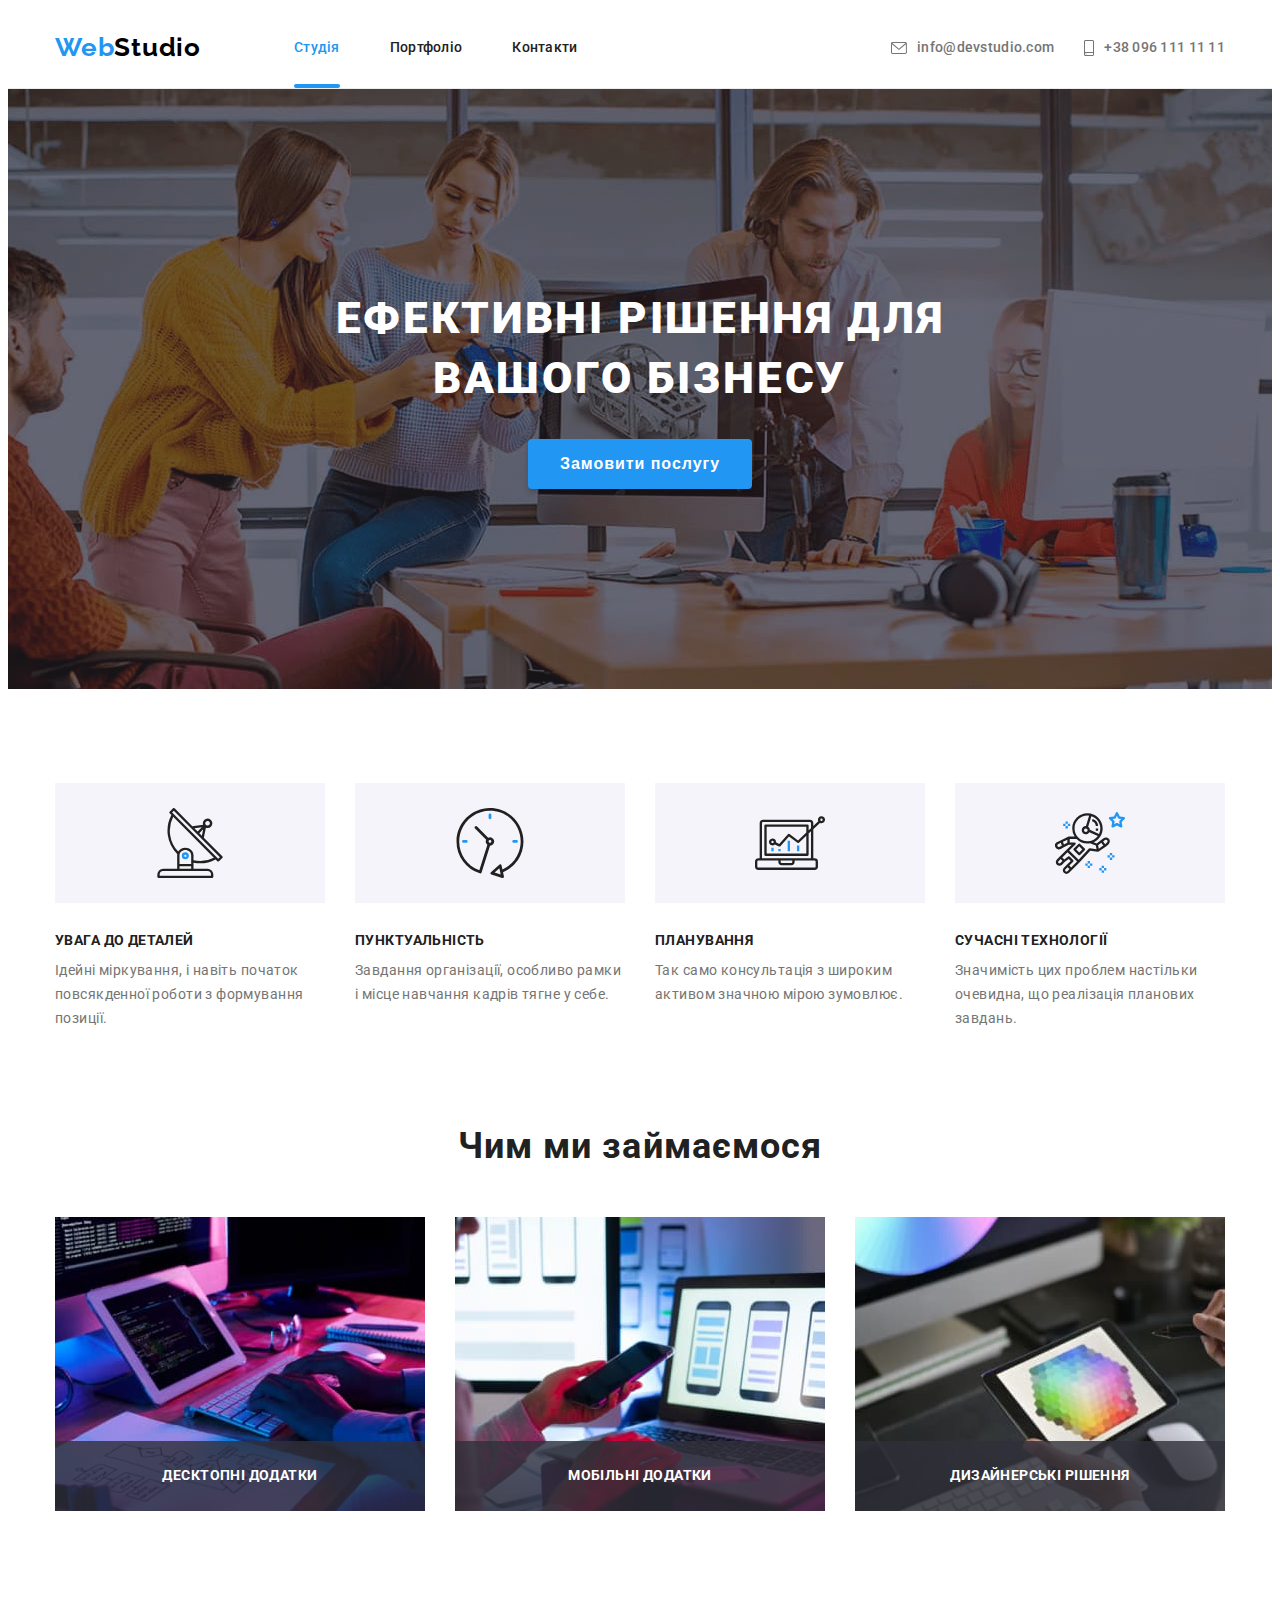
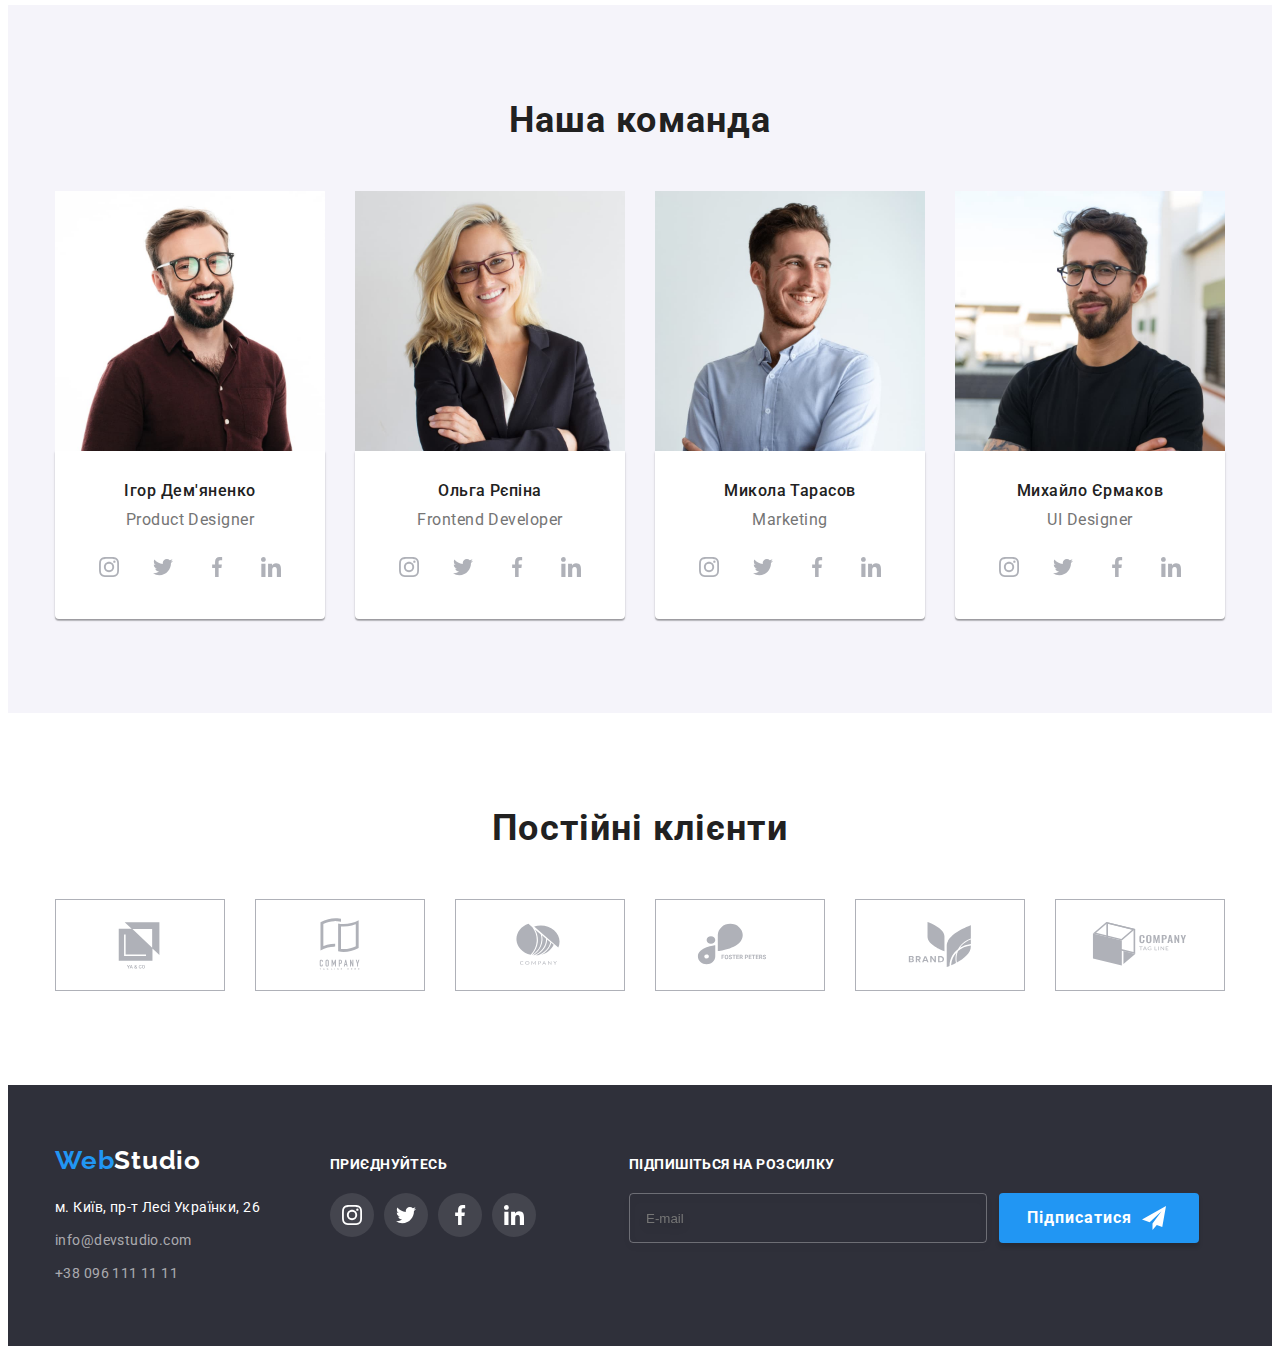
<file: index.html>
<!DOCTYPE html>
<html lang="uk">
	<head>
		<meta charset="UTF-8" />
		<meta http-equiv="X-UA-Compatible" content="IE=edge" />
		<meta name="viewport" content="width=device-width, initial-scale=1.0" />
		<title>Головна</title>

		<!-- normalize -->

		<link rel="preconnect" href="https://fonts.googleapis.com" />
		<link rel="preconnect" href="https://fonts.gstatic.com" crossorigin />
		<link
			href="https://fonts.googleapis.com/css2?family=Raleway:wght@700&family=Roboto:wght@400;500;700&display=swap"
			rel="stylesheet"
		/>

		<!-- fonts -->
		<link
			rel="stylesheet"
			href="https://cdnjs.cloudflare.com/ajax/libs/modern-normalize/1.1.0/modern-normalize.min.css"
			integrity="sha512-wpPYUAdjBVSE4KJnH1VR1HeZfpl1ub8YT/NKx4PuQ5NmX2tKuGu6U/JRp5y+Y8XG2tV+wKQpNHVUX03MfMFn9Q=="
			crossorigin="anonymous"
			referrerpolicy="no-referrer"
		/>

		<!-- stylesheet -->
		<link rel="stylesheet" href="./css/main.min.css" />
		<link rel="stylesheet" href="./css/styles.css" />
	</head>

	<body>

		<!-- Розділ розмітка секції Хедер -->

		<header class="head">
			<div class="container head--container">
				
				<!-- Блок навігації сайтом -->
				<nav class="nav">
					
					<!-- Блок Лого хедера -->
					<a class="logo logo--head" href="./index.html" lang="en">
						<!-- prettier-ignore -->
						<span class="logo__web">Web</span><span class="logo__studio">Studio</span>
					</a>
					<ul class="nav__list">
						<li class=”nav__item”><a class="nav__link nav__link--current" href="./index.html">Студія</a></li>
						<li class=”nav__item”><a class="nav__link" href="./portfolio.html">Портфоліо</a></li>
						<li class=”nav__item”><a class="nav__link" href="">Контакти</a></li>
					</ul>
				</nav>

				<!-- Блок контактів хедера-->
				<ul class="contacts">
					<li class="contacts__item">
						<a class="contacts__link" href="mailto:info@devstudio.com">
							<svg class="contacts__icon" width="16px" height="12px">
								<use href="./images/svg/icons.svg#icon-envelope"></use>
							</svg>
							info@devstudio.com
						</a>
					</li>
					<li class="contacts__item">
						<a class="contacts__link" href="tel:+380961111111">
							<svg class="contacts__icon" width="10px" height="16px">
								<use href="./images/svg/icons.svg#icon-smartphone"></use>
							</svg>
							+38 096 111 11 11
						</a>
					</li>
				</ul>
			</div>
		</header>

		<main>

			<!-- Розділ розмітка секції Герой -->

			<section class="hero hero--overlay">
				<div class="container hero--container">
					<h1 class="hero__title">Ефективні рішення для вашого бізнесу</h1>
					<button data-modal-open class="hero__btn" type="button">Замовити послугу</button>
				</div>
			</section>

			<!-- Розділ розмітка секції Фічі -->

			<section class="features">
				<div class="container features--container">
					<h2 class="features__title">Особливості</h2>
					<!-- h2 службовий заголовок, має бути прихованим -->
					<ul class="features__list">
						<li class="features__item">

							<!-- Розмітка блоку вставлення SVG-зображення -->
							<div class="features__wrapper">
								<svg class="features__icon" width="70px" height="70px">
									<use href="./images/svg/icons.svg#icon-antenna"></use>
								</svg>
							</div>
							<!-- блок SVG -->
							<h3 class="feature__subtitle">Увага до деталей</h3>
							<p class="feature__text">Ідейні міркування, і навіть початок повсякденної роботи з формування позиції.</p>
						</li>
						<li class="feature__item">
							<div class="features__wrapper">
								<svg class="features__icon" width="70px" height="70px">
									<use href="./images/svg/icons.svg#icon-clock"></use>
								</svg>
							</div>
							<h3 class="feature__subtitle">Пунктуальність</h3>
							<p class="feature__text">Завдання організації, особливо рамки і місце навчання кадрів тягне у себе.</p>
						</li>
						<li class="feature__item">
							<div class="features__wrapper">
								<svg class="features__icon" width="70px" height="70px">
									<use href="./images/svg/icons.svg#icon-diagram"></use>
								</svg>
							</div>
							<h3 class="feature__subtitle">Планування</h3>
							<p class="feature__text">Так само консультація з широким активом значною мірою зумовлює.</p>
						</li>
						<li class="feature__item">
							<div class="features__wrapper">
								<svg class="features__icon" width="70px" height="70px">
									<use href="./images/svg/icons.svg#icon-astronaut"></use>
								</svg>
							</div>
							<h3 class="feature__subtitle">Сучасні технології</h3>
							<p class="feature__text">Значимість цих проблем настільки очевидна, що реалізація планових завдань.</p>
						</li>
					</ul>
				</div>
			</section>

			<!-- Розділ розмітка секції Спеціалізація -->

			<section class="cpecializm">
				<div class="container cpecializm--container">
					<h2 class="cpecializm__title">Чим ми займаємося</h2>
					<ul class="cpecializm__list">
						<li class="cpecializm__item">
							<img class=" cpecializm__img" src="./images/box/box-1-img.jpg" alt="розробка desktop" width="370" height="294" />

							<!-- Розмітка блоку оверлей із текстом -->
							<div class="cpecializm__overlay">
								<p class="cpecializm__text">Десктопні додатки</p>
							</div>
						</li>
						<li class="cpecializm__item">
							<img class=" cpecializm__img" src="./images/box/box-2-img.jpg" alt="розробка app" width="370" height="294" />
							
							<!-- Розмітка блоку оверлей із текстом -->
							<div class="cpecializm__overlay">
								<p class="cpecializm__text">Мобільні додатки</p>
							</div>
						</li>
						<li class="cpecializm__item">
							<img class=" cpecializm__img" src="./images/box/box-3-img.jpg" alt="дизайн сайту" width="370" height="294" />
							
							<!-- Розмітка блоку оверлей із текстом -->
							<div class="cpecializm__overlay">
								<p class="cpecializm__text">Дизайнерські рішення</p>
							</div>
						</li>
					</ul>
				</div>
			</section>

			<!-- Розділ розмітка секції Команда -->

			<section class="team">
				<div class="container team--container">
					<h2 class="team__title">Наша команда</h2>
					<ul class="team__list">
						<li class="team__item">
							<img
								src="./images/team/team-card-1-img.jpg"
								alt="хлопець з бородою і в окулярах посміхається"
								width="270"
								height="260"
							/>
							<div class="team__wrapper">
								<h3 class="team__subtitle">Ігор Дем'яненко</h3>
								<p class="team__text">Product Designer</p>
								<ul class="socials-list">
									<li class="socials-list__item">
										<a
											class="socials-list__link"
											href="https://www.instagram.com/"
											target="_blank"
											rel="noopener noreferrer"
											aria-label="instagram icon"
										>
											<svg class="socials-list__icon" width="20px" height="20px">
												<use href="./images/svg/icons.svg#icon-instagram"></use>
											</svg>
										</a>
									</li>
									<li class="socials-list__item">
										<a
											class="socials-list__link"
											href="https://twitter.com/"
											target="_blank"
											rel="noopener noreferrer"
											aria-label="twitter icon"
										>
											<svg class="socials-list__icon" width="20px" height="20px">
												<use href="./images/svg/icons.svg#icon-twitter"></use>
											</svg>
										</a>
									</li>
									<li class="socials-list__item">
										<a
											class="socials-list__link"
											href="https://www.facebook.com/"
											target="_blank"
											rel="noopener noreferrer"
											aria-label="facebook icon"
										>
											<svg class="socials-list__icon" width="20px" height="20px">
												<use href="./images/svg/icons.svg#icon-facebook"></use>
											</svg>
										</a>
									</li>
									<li class="socials-list__item">
										<a
											class="socials-list__link"
											href="https://www.linkedin.com/"
											target="_blank"
											rel="noopener noreferrer"
											aria-label="linkedin icon"
										>
											<svg class="socials-list__icon" width="20px" height="20px">
												<use href="./images/svg/icons.svg#icon-linkedin"></use>
											</svg>
										</a>
									</li>
								</ul>
							</div>
						</li>
						<li class="team__item">
							<img
								src="./images/team/team-card-2-img.jpg"
								alt="дівчина в окулярах посміхається"
								width="270"
								height="260"
							/>
							<div class="team__wrapper">
								<h3 class="team__subtitle">Ольга Рєпіна</h3>
								<p class="team__text">Frontend Developer</p>
								<ul class="socials-list">
									<li class="socials-list__item">
										<a
											class="socials-list__link"
											href="https://www.instagram.com/"
											target="_blank"
											rel="noopener noreferrer"
											aria-label="instagram icon"
										>
											<svg class="socials-list__icon" width="20px" height="20px">
												<use href="./images/svg/icons.svg#icon-instagram"></use>
											</svg>
										</a>
									</li>
									<li class="socials-list__item">
										<a
											class="socials-list__link"
											href="https://twitter.com/"
											target="_blank"
											rel="noopener noreferrer"
											aria-label="twitter icon"
										>
											<svg class="socials-list__icon" width="20px" height="20px">
												<use href="./images/svg/icons.svg#icon-twitter"></use>
											</svg>
										</a>
									</li>
									<li class="socials-list__item">
										<a
											class="socials-list__link"
											href="https://www.facebook.com/"
											target="_blank"
											rel="noopener noreferrer"
											aria-label="facebook icon"
										>
											<svg class="socials-list__icon" width="20px" height="20px">
												<use href="./images/svg/icons.svg#icon-facebook"></use>
											</svg>
										</a>
									</li>
									<li class="socials-list__item">
										<a
											class="socials-list__link"
											href="https://www.linkedin.com/"
											target="_blank"
											rel="noopener noreferrer"
											aria-label="linkedin icon"
										>
											<svg class="socials-list__icon" width="20px" height="20px">
												<use href="./images/svg/icons.svg#icon-linkedin"></use>
											</svg>
										</a>
									</li>
								</ul>
							</div>
						</li>
						<li class="team__item">
							<img
								src="./images/team/team-card-3-img.jpg"
								alt="хлопець без окулярів посміхається"
								width="270"
								height="260"
							/>
							<div class="team__wrapper">
								<h3 class="team__subtitle">Микола Тарасов</h3>
								<p class="team__text">Marketing</p>
								<ul class="socials-list">
									<li class="socials-list__item">
										<a
											class="socials-list__link"
											href="https://www.instagram.com/"
											target="_blank"
											rel="noopener noreferrer"
											aria-label="instagram icon"
										>
											<svg class="socials-list__icon" width="20px" height="20px">
												<use href="./images/svg/icons.svg#icon-instagram"></use>
											</svg>
										</a>
									</li>
									<li class="socials-list__item">
										<a
											class="socials-list__link"
											href="https://twitter.com/"
											target="_blank"
											rel="noopener noreferrer"
											aria-label="twitter icon"
										>
											<svg class="socials-list__icon" width="20px" height="20px">
												<use href="./images/svg/icons.svg#icon-twitter"></use>
											</svg>
										</a>
									</li>
									<li class="socials-list__item">
										<a
											class="socials-list__link"
											href="https://www.facebook.com/"
											target="_blank"
											rel="noopener noreferrer"
											aria-label="facebook icon"
										>
											<svg class="socials-list__icon" width="20px" height="20px">
												<use href="./images/svg/icons.svg#icon-facebook"></use>
											</svg>
										</a>
									</li>
									<li class="socials-list__item">
										<a
											class="socials-list__link"
											href="https://www.linkedin.com/"
											target="_blank"
											rel="noopener noreferrer"
											aria-label="linkedin icon"
										>
											<svg class="socials-list__icon" width="20px" height="20px">
												<use href="./images/svg/icons.svg#icon-linkedin"></use>
											</svg>
										</a>
									</li>
								</ul>
							</div>
						</li>
						<li class="team__item">
							<img
								src="./images/team/team-card-4-img.jpg"
								alt="хлопець в окулярах посміхається"
								width="270"
								height="260"
							/>
							<div class="team__wrapper">
								<h3 class="team__subtitle">Михайло Єрмаков</h3>
								<p class="team__text">UI Designer</p>
								<ul class="socials-list">
									<li class="socials-list__item">
										<a
											class="socials-list__link"
											href="https://www.instagram.com/"
											target="_blank"
											rel="noopener noreferrer"
											aria-label="instagram icon"
										>
											<svg class="socials-list__icon" width="20px" height="20px">
												<use href="./images/svg/icons.svg#icon-instagram"></use>
											</svg>
										</a>
									</li>
									<li class="socials-list__item">
										<a
											class="socials-list__link"
											href="https://twitter.com/"
											target="_blank"
											rel="noopener noreferrer"
											aria-label="twitter icon"
										>
											<svg class="socials-list__icon" width="20px" height="20px">
												<use href="./images/svg/icons.svg#icon-twitter"></use>
											</svg>
										</a>
									</li>
									<li class="socials-list__item">
										<a
											class="socials-list__link"
											href="https://www.facebook.com/"
											target="_blank"
											rel="noopener noreferrer"
											aria-label="facebook icon"
										>
											<svg class="socials-list__icon" width="20px" height="20px">
												<use href="./images/svg/icons.svg#icon-facebook"></use>
											</svg>
										</a>
									</li>
									<li class="socials-list__item">
										<a
											class="socials-list__link"
											href="https://www.linkedin.com/"
											target="_blank"
											rel="noopener noreferrer"
											aria-label="linkedin icon"
										>
											<svg class="socials-list__icon" width="20px" height="20px">
												<use href="./images/svg/icons.svg#icon-linkedin"></use>
											</svg>
										</a>
									</li>
								</ul>
							</div>
						</li>
					</ul>
				</div>
			</section>

			<!-- Розділ розмітка секції Постійні клієнти -->

			<section class="clients">
				<div class="container clients--container">
					<h2 class="clients__title">Постійні клієнти</h2>
					<ul class="clients__list">
						<li class="clients__item">
							<a class="clients__link" href="" target="_blank" rel="noopener noreferrer" aria-label="">
								<svg class="clients__icon" width="106px" height="60px">
									<use href="./images/svg/icons.svg#icon-ya-co"></use>
								</svg>
							</a>
						</li>
						<li class="clients__item">
							<a class="clients__link" href="" target="_blank" rel="noopener noreferrer" aria-label="">
								<svg class="clients__icon" width="106px" height="60px">
									<use href="./images/svg/icons.svg#icon-th-company"></use>
								</svg>
							</a>
						</li>
						<li class="clients__item">
							<a class="clients__link" href="" target="_blank" rel="noopener noreferrer" aria-label="">
								<svg class="clients__icon" width="106px" height="60px">
									<use href="./images/svg/icons.svg#icon-nn-company"></use>
								</svg>
							</a>
						</li>
						<li class="clients__item">
							<a class="clients__link" href="" target="_blank" rel="noopener noreferrer" aria-label="">
								<svg class="clients__icon" width="106px" height="60px">
									<use href="./images/svg/icons.svg#icon-foster-peters"></use>
								</svg>
							</a>
						</li>
						<li class="clients__item">
							<a class="clients__link" href="" target="_blank" rel="noopener noreferrer" aria-label="">
								<svg class="clients__icon" width="106px" height="60px">
									<use href="./images/svg/icons.svg#icon-brand"></use>
								</svg>
							</a>
						</li>
						<li class="clients__item">
							<a class="clients__link" href="" target="_blank" rel="noopener noreferrer" aria-label="">
								<svg class="clients__icon" width="106px" height="60px">
									<use href="./images/svg/icons.svg#icon-tl-company"></use>
								</svg>
							</a>
						</li>
					</ul>
				</div>
			</section>
		</main>

		<!-- Розділ розмітка секції footer -->

		<footer class="base">
			<div class="container base--container">

				<!-- Блок адреси футера -->
				<div class="base__contacts">

					<!-- Блок Лого футера -->
					<a class="logo" href="./index.html" lang="en">
						<!-- prettier-ignore -->
						<span class="logo__web">Web</span><span class="logo__studio logo__studio--base">Studio</span>
					</a>

					<!-- Блок адреси футера -->
					<address class="address">
						<ul class="address__list">
							<li class="address__item">
								<a class="address__link address__link--adress" href="">м. Київ, пр-т Лесі Українки, 26</a></li>
							<li class="address__item">
								<a class="address__link" href="mailto:info@devstudio.com">info@devstudio.com</a></li>
							<li class="address__item">
								<a class="address__link" href="tel:+380961111111">+38 096 111 11 11</a></li>
						</ul>
					</address>
				</div>

				<!-- Блок соц.мереж -->
				<div class="base__socials">
					<p class="base__socials-title">Приєднуйтесь</p>
					<ul class="socials-list socials-list--base">
						<li class="socials-list__item socials-list__item--base">
							<a
								class="socials-list__link"
								href="https://www.instagram.com/"
								target="_blank"
								rel="noopener noreferrer"
								aria-label="instagram icon"
							>
								<svg class="socials-list__icon socials-list__icon--base" width="20px" height="20px">
									<use href="./images/svg/icons.svg#icon-instagram"></use>
								</svg>
							</a>
						</li>
						<li class="socials-list__item socials-list__item--base">
							<a
								class="socials-list__link"
								href="https://twitter.com/"
								target="_blank"
								rel="noopener noreferrer"
								aria-label="twitter icon"
							>
								<svg class="socials-list__icon socials-list__icon--base" width="20px" height="20px">
									<use href="./images/svg/icons.svg#icon-twitter"></use>
								</svg>
							</a>
						</li>
						<li class="socials-list__item socials-list__item--base">
							<a
								class="socials-list__link"
								href="https://www.facebook.com/"
								target="_blank"
								rel="noopener noreferrer"
								aria-label="facebook icon"
							>
								<svg class="socials-list__icon socials-list__icon--base" width="20px" height="20px">
									<use href="./images/svg/icons.svg#icon-facebook"></use>
								</svg>
							</a>
						</li>
						<li class="socials-list__item socials-list__item--base">
							<a
								class="socials-list__link"
								href="https://www.linkedin.com/"
								target="_blank"
								rel="noopener noreferrer"
								aria-label="linkedin icon"
							>
								<svg class="socials-list__icon socials-list__icon--base" width="20px" height="20px">
									<use href="./images/svg/icons.svg#icon-linkedin"></use>
								</svg>
							</a>
						</li>
					</ul>
				</div>

				<!-- Блок підписки на мейл-розсилку футера -->
				<div class="base__subscribe">
					<!-- <p class="subscribe-title">Підпишіться на розсилку</p>-->
					<form class="subscribe" name="email_form" autocomplete="on">
						<label class="subscribe__title" for="email">
							Підпишіться на розсилку
							<input class="subscribe__field" type="email" name="email" placeholder="E-mail" id="email" />
						</label>
						<button class="subscribe-btn">
							Підписатися
							<svg class="subscribe-btn__icon" width="24px" height="24px">
								<use href="./images/svg/icons.svg#icon-subscribe-send"></use>
							</svg>
						</button>
					</form>
				</div>
			</div>
		</footer>

		<!--Модальне вікно ЗАМОВИТИ ПОСЛУГУ-->

		<div class="backdrop is-hidden" data-modal>
			<div class="modal">
				<button class="modal__close" data-modal-close>
					<svg class="modal__close-icon" width="14px" height="14px">
						<use href="./images/svg/icons.svg#modalicon-close"></use>
					</svg>
				</button>

				<strong class="modal__title">Залиште свої дані, ми вам передзвонимо</strong>

				<form class="modal-form" name="modal-form" autocomplete="on">
					<!--var 1-->
					<!--	<label class="modal-form-group" for="user_name">Ім'я-->
					<!--<span class="modal-form-label">Ім'я</span>-->
					<!--	<input class="modal-form-field" type="text" name="user_name" id="user_name" />
					 <svg class="modal-form-icon" width="18px" height="18px">
					 <use href="./images/svg/icons.svg#modal-icon-person"></use>
					 </svg>
					 </label>-->

					<!--var 2-->

					<div class="form-group" role="group">
						<label class="form-group__label" for="user_name">Ім'я</label>
						<div class="form-group__wrapper">
							<input class="form-group__field" type="text" name="user_name" id="user_name" />
							<svg class="form-group__icon" width="18px" height="18px">
								<use href="./images/svg/icons.svg#modal-icon-person"></use>
							</svg>
						</div>

						<label class="form-group__label" for="user_tel">Телефон</label>
						<div class="form-group__wrapper">
							<input class="form-group__field" type="tel" name="user_tel" id="user_tel" />
							<svg class="form-group__icon" width="18px" height="18px">
								<use href="./images/svg/icons.svg#modal-icon-phone"></use>
							</svg>
						</div>

						<label class="form-group__label" for="user_email">Пошта</label>
						<div class="form-group__wrapper">
							<input class="form-group__field" type="email" name="user_email" id="user_email" />
							<svg class="form-group__icon" width="18px" height="18px">
								<use href="./images/svg/icons.svg#modal-icon-email"></use>
							</svg>
						</div>

						<label class="form-group__label" for="user_message">Коментар</label>
						<textarea
							class="form-group__message"
							placeholder="Введіть текст"
							name="message-area"
							id="user_message"
							rows="9"
						></textarea>
					</div>

					<div class="modal-checkbox" role="group">
						<input class="checkbox-input" type="checkbox" id="user_agreement" />
						<svg class="checkbox-input__icon" width="16" height="15">
							<use href="./images/svg/icons.svg#icon-checkbox-icon-check-f"></use>
						</svg>
						<label class="modal-checkbox__label" for="user_agreement">
							Погоджуюся з розсилкою та приймаю
							<a class="modal-checkbox__agreement" href="">Умови договору</a>
						</label>
					</div>

					<button class="modal-form__btn" type="submit">Відправити</button>
				</form>
			</div>
		</div>

		<script src="./js/modal.js"></script>
	</body>
</html>
</file>
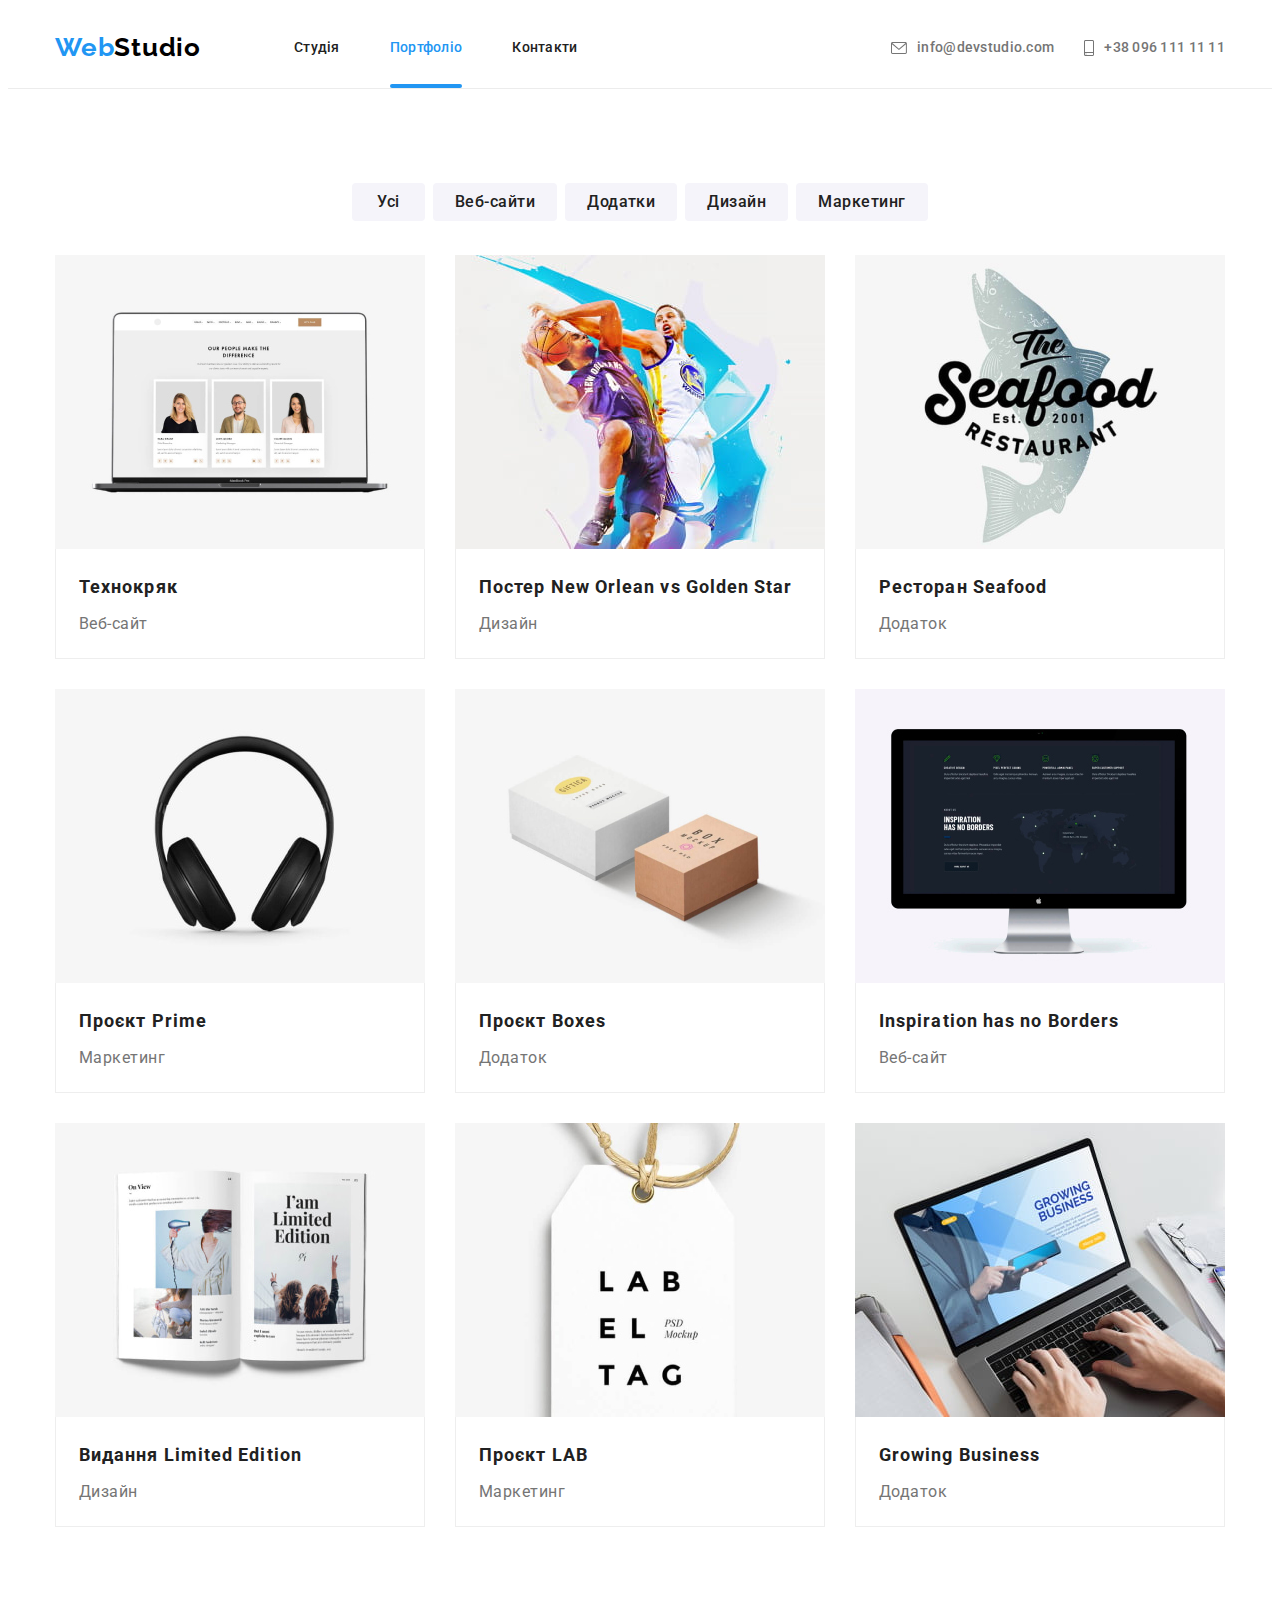
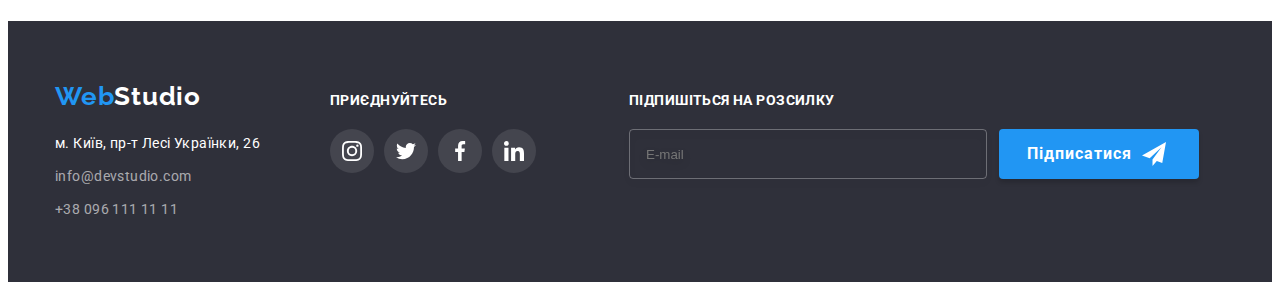
<file: portfolio.html>
<!DOCTYPE html>
<html lang="uk">
	<head>
		<meta charset="UTF-8" />
		<meta http-equiv="X-UA-Compatible" content="IE=edge" />
		<meta name="viewport" content="width=device-width, initial-scale=1.0" />
		<title>Портфоліо</title>

		<!-- fonts -->

		<link rel="preconnect" href="https://fonts.googleapis.com" />
		<link rel="preconnect" href="https://fonts.gstatic.com" crossorigin />
		<link
			href="https://fonts.googleapis.com/css2?family=Raleway:wght@700&family=Roboto:wght@400;500;700&display=swap"
			rel="stylesheet"
		/>

		<!-- normalize -->
		<link
			rel="stylesheet"
			href="https://cdnjs.cloudflare.com/ajax/libs/modern-normalize/1.1.0/modern-normalize.min.css"
			integrity="sha512-wpPYUAdjBVSE4KJnH1VR1HeZfpl1ub8YT/NKx4PuQ5NmX2tKuGu6U/JRp5y+Y8XG2tV+wKQpNHVUX03MfMFn9Q=="
			crossorigin="anonymous"
			referrerpolicy="no-referrer"
		/>

		<!-- stylesheet -->
		<link rel="stylesheet" href="./css/main.min.css" />
		<link rel="stylesheet" href="./css/styles.css" />
	</head>

	<body>
		<!-- Розділ розмітка секції Хедер -->
		
		<header class="head">
			<div class="container head--container">
		
				<!-- Блок навігації сайтом -->
				<nav class="nav">
		
					<!-- Блок Лого хедера -->
					<a class="logo logo--head" href="./index.html" lang="en">
						<!-- prettier-ignore -->
						<span class="logo__web">Web</span><span class="logo__studio">Studio</span>
					</a>
					<ul class="nav__list">
						<li class=”nav__item”><a class="nav__link" href="./index.html">Студія</a></li>
						<li class=”nav__item”><a class="nav__link nav__link--current" href="./portfolio.html">Портфоліо</a></li>
						<li class=”nav__item”><a class="nav__link" href="">Контакти</a></li>
					</ul>
				</nav>
		
				<!-- Блок контактів хедера-->
				<ul class="contacts">
					<li class="contacts__item">
						<a class="contacts__link" href="mailto:info@devstudio.com">
							<svg class="contacts__icon" width="16px" height="12px">
								<use href="./images/svg/icons.svg#icon-envelope"></use>
							</svg>
							info@devstudio.com
						</a>
					</li>
					<li class="contacts__item">
						<a class="contacts__link" href="tel:+380961111111">
							<svg class="contacts__icon" width="10px" height="16px">
								<use href="./images/svg/icons.svg#icon-smartphone"></use>
							</svg>
							+38 096 111 11 11
						</a>
					</li>
				</ul>
			</div>
		</header>

		<main>
			<section class="portfolio">
				<div class="container portfolio--container">
					<h1 class="portfolio__title">Портфоліо</h1>
					<!-- h1 службовий заголовок, має бути прихованим -->
					<ul class="filter">
						<li class="filter__item"><button class="filter__btn filter__btn--all" type="button">Усі</button></li>
						<li class="filter__item"><button class="filter__btn web" type="button">Веб-сайти</button></li>
						<li class="filter__item"><button class="filter__btn app" type="button">Додатки</button></li>
						<li class="filter__item"><button class="filter__btn design" type="button">Дизайн</button></li>
						<li class="filter__item"><button class="filter__btn market" type="button">Маркетинг</button></li>
					</ul>
					<ul class="projects">
						<li class="projects__item">
							<a class="projects__link" href="">
								<div class="projects-thumb">
									<img class="projects-thumb__img" src="./images/projects/project-1-img.jpg" alt="web на екрані" width="370" height="294" />
									<div class="projects-thumb__overlay">
										<p>
											Ресурс пропонує комплексні пропозиції з різним рівнем функціоналу та сервісів. Все це дозволить
											відвідувачу отримати вичерпні відомості про компанію чи приватну особу.
										</p>
									</div>
								</div>

								<div class="projects__wrap">
									<h2 class="projects__subtitle">Технокряк</h2>
									<p class="projects__text">Веб-сайт</p>
								</div>
							</a>
						</li>
						<li class="projects__item">
							<a class="projects__link" href="">
								<div class="projects-thumb">
									<img class="projects-thumb__img" src="./images/projects/project-2-img.jpg" alt="гравці в баскетбол" width="370" height="294" />
									<div class="projects-thumb__overlay">
										<p class="projects-thumb__text">
											Ресурс пропонує комплексні пропозиції з різним рівнем функціоналу та сервісів. Все це дозволить
											відвідувачу отримати вичерпні відомості про компанію чи приватну особу.
										</p>
									</div>
								</div>

								<div class="projects__wrap">
									<h2 class="projects__subtitle">Постер New Orlean vs Golden Star</h2>
									<p class="projects__text">Дизайн</p>
								</div>
							</a>
						</li>
						<li class="projects__item">
							<a class="projects__link" href="">
								<div class="projects-thumb">
									<img class="projects-thumb__img" src="./images/projects/project-3-img.jpg" alt="назва на фоні риби" width="370" height="294" />
									<div class="projects-thumb__overlay">
										<p class="projects-thumb__text">
											Ресурс пропонує комплексні пропозиції з різним рівнем функціоналу та сервісів. Все це дозволить
											відвідувачу отримати вичерпні відомості про компанію чи приватну особу.
										</p>
									</div>
								</div>

								<div class="projects__wrap">
									<h2 class="projects__subtitle">Ресторан Seafood</h2>
									<p class="projects__text">Додаток</p>
								</div>
							</a>
						</li>
						<li class="projects__item">
							<a class="projects__link" href="">
								<div class="projects-thumb">
									<img class="projects-thumb__img" src="./images/projects/project-4-img.jpg" alt="гарні навушники" width="370" height="294" />
									<div class="projects-thumb__overlay">
										<p class="projects-thumb__text">
											Ресурс пропонує комплексні пропозиції з різним рівнем функціоналу та сервісів. Все це дозволить
											відвідувачу отримати вичерпні відомості про компанію чи приватну особу.
										</p>
									</div>
								</div>

								<div class="projects__wrap">
									<h2 class="projects__subtitle">Проєкт Prime</h2>
									<p class="projects__text">Маркетинг</p>
								</div>
							</a>
						</li>
						<li class="projects__item">
							<a class="projects__link" href="">
								<div class="projects-thumb">
									<img class="projects-thumb__img" src="./images/projects/project-5-img.jpg" alt="крафтові коробки" width="370" height="294" />
									<div class="projects-thumb__overlay">
										<p class="projects-thumb__text">
											Ресурс пропонує комплексні пропозиції з різним рівнем функціоналу та сервісів. Все це дозволить
											відвідувачу отримати вичерпні відомості про компанію чи приватну особу.
										</p>
									</div>
								</div>

								<div class="projects__wrap">
									<h2 class="projects__subtitle">Проєкт Boxes</h2>
									<p class="projects__text">Додаток</p>
								</div>
							</a>
						</li>
						<li class="projects__item">
							<a class="projects__link" href="">
								<div class="projects-thumb">
									<img class="projects-thumb__img" src="./images/projects/project-6-img.jpg" alt="графік на екрані" width="370" height="294" />
									<div class="projects-thumb__overlay">
										<p class="projects-thumb__text">
											Ресурс пропонує комплексні пропозиції з різним рівнем функціоналу та сервісів. Все це дозволить
											відвідувачу отримати вичерпні відомості про компанію чи приватну особу.
										</p>
									</div>
								</div>

								<div class="projects__wrap">
									<h2 class="projects__subtitle">Inspiration has no Borders</h2>
									<p class="projects__text">Веб-сайт</p>
								</div>
							</a>
						</li>
						<li class="projects__item">
							<a class="projects__link" href="">
								<div class="projects-thumb">
									<img class="projects-thumb__img" src="./images/projects/project-7-img.jpg" alt="розгорнутий журнал" width="370" height="294" />
									<div class="projects-thumb__overlay">
										<p class="projects-thumb__text">
											Ресурс пропонує комплексні пропозиції з різним рівнем функціоналу та сервісів. Все це дозволить
											відвідувачу отримати вичерпні відомості про компанію чи приватну особу.
										</p>
									</div>
								</div>

								<div class="projects__wrap">
									<h2 class="projects__subtitle">Видання Limited Edition</h2>
									<p class="projects__text">Дизайн</p>
								</div>
							</a>
						</li>
						<li class="projects__item">
							<a class="projects__link" href="">
								<div class="projects-thumb">
									<img class="projects-thumb__img" src="./images/projects/project-8-img.jpg" alt="крафтова бірка" width="370" height="294" />
									<div class="projects-thumb__overlay">
										<p class="projects-thumb__text">
											Ресурс пропонує комплексні пропозиції з різним рівнем функціоналу та сервісів. Все це дозволить
											відвідувачу отримати вичерпні відомості про компанію чи приватну особу.
										</p>
									</div>
								</div>

								<div class="projects__wrap">
									<h2 class="projects__subtitle">Проєкт LAB</h2>
									<p class="projects__text">Маркетинг</p>
								</div>
							</a>
						</li>
						<li class="projects__item">
							<a class="projects__link" href="">
								<div class="projects-thumb">
									<img class="projects-thumb__img" src="./images/projects/project-9-img.jpg" alt="робочій стіл із ноутом" width="370" height="294" />
									<div class="projects-thumb__overlay">
										<p class="projects-thumb__text">
											Ресурс пропонує комплексні пропозиції з різним рівнем функціоналу та сервісів. Все це дозволить
											відвідувачу отримати вичерпні відомості про компанію чи приватну особу.
										</p>
									</div>
								</div>

								<div class="projects__wrap">
									<h2 class="projects__subtitle">Growing Business</h2>
									<p class="projects__text">Додаток</p>
								</div>
							</a>
						</li>
					</ul>
				</div>
			</section>
		</main>

		<!-- Розділ розмітка секції footer -->
		
		<footer class="base">
			<div class="container base--container">
		
				<!-- Блок адреси футера -->
				<div class="base__contacts">
		
					<!-- Блок Лого футера -->
					<a class="logo" href="./index.html" lang="en">
						<!-- prettier-ignore -->
						<span class="logo__web">Web</span><span class="logo__studio logo__studio--base">Studio</span>
					</a>
		
					<!-- Блок адреси футера -->
					<address class="address">
						<ul class="address__list">
							<li class="address__item">
								<a class="address__link address__link--adress" href="">м. Київ, пр-т Лесі Українки, 26</a>
							</li>
							<li class="address__item">
								<a class="address__link" href="mailto:info@devstudio.com">info@devstudio.com</a>
							</li>
							<li class="address__item">
								<a class="address__link" href="tel:+380961111111">+38 096 111 11 11</a>
							</li>
						</ul>
					</address>
				</div>
		
				<!-- Блок соц.мереж -->
				<div class="base__socials">
					<p class="base__socials-title">Приєднуйтесь</p>
					<ul class="socials-list socials-list--base">
						<li class="socials-list__item socials-list__item--base">
							<a class="socials-list__link" href="https://www.instagram.com/" target="_blank" rel="noopener noreferrer"
								aria-label="instagram icon">
								<svg class="socials-list__icon socials-list__icon--base" width="20px" height="20px">
									<use href="./images/svg/icons.svg#icon-instagram"></use>
								</svg>
							</a>
						</li>
						<li class="socials-list__item socials-list__item--base">
							<a class="socials-list__link" href="https://twitter.com/" target="_blank" rel="noopener noreferrer"
								aria-label="twitter icon">
								<svg class="socials-list__icon socials-list__icon--base" width="20px" height="20px">
									<use href="./images/svg/icons.svg#icon-twitter"></use>
								</svg>
							</a>
						</li>
						<li class="socials-list__item socials-list__item--base">
							<a class="socials-list__link" href="https://www.facebook.com/" target="_blank" rel="noopener noreferrer"
								aria-label="facebook icon">
								<svg class="socials-list__icon socials-list__icon--base" width="20px" height="20px">
									<use href="./images/svg/icons.svg#icon-facebook"></use>
								</svg>
							</a>
						</li>
						<li class="socials-list__item socials-list__item--base">
							<a class="socials-list__link" href="https://www.linkedin.com/" target="_blank" rel="noopener noreferrer"
								aria-label="linkedin icon">
								<svg class="socials-list__icon socials-list__icon--base" width="20px" height="20px">
									<use href="./images/svg/icons.svg#icon-linkedin"></use>
								</svg>
							</a>
						</li>
					</ul>
				</div>
		
				<!-- Блок підписки на мейл-розсилку футера -->
				<div class="base__subscribe">
					<!-- <p class="subscribe-title">Підпишіться на розсилку</p>-->
					<form class="subscribe" name="email_form" autocomplete="on">
						<label class="subscribe__title" for="email">
							Підпишіться на розсилку
							<input class="subscribe__field" type="email" name="email" placeholder="E-mail" id="email" />
						</label>
						<button class="subscribe-btn">
							Підписатися
							<svg class="subscribe-btn__icon" width="24px" height="24px">
								<use href="./images/svg/icons.svg#icon-subscribe-send"></use>
							</svg>
						</button>
					</form>
				</div>
			</div>
		</footer>
	</body>
</html>
</file>
<file: css/styles.css>
/* фон-колір:
- білий основний #F5F5F5;
- білий header #FFFFFF; rgba(255, 255, 255, 1)
- білий head-border-bottom #ececec; rgba(236, 236, 236, 1)
- білий наша команда #F5F4FA (?????);
- чорний герой; чорний footer #2F303A; rgba(47, 48, 58, 1) 
текст-колір:
- сірий #757575; rgba(117, 117, 117, 1)
- чорний #212121; rgba(33, 33, 33, 1)
- синій #2196F3; rgba(33, 150, 243, 1)
- синій active #188CE8; rgba(24, 140, 232, 1)
- білий #FFFFFF; rgba(255, 255, 255, 1)
- чорний лого #000000; rgba(0, 0, 0, 1)
текст-стиль:
- лого і кнопка герой Raleway Bold
- герой h1 Roboto Black
- h2, h3 Roboto Bold
- header, заголовок зображень Roboto Medium
- опис зображень, footer адреса, footer контакти Roboto Regular */
/*
html {
	box-sizing: border-box;
}
*,
*::before,
*::after {
	box-sizing: inherit;
}

/* Розділ resset */
/*
h1,
h2,
h3,
h4,
h5,
h6,
p {
	margin: 0;
}

ul {
	list-style: none;
	margin: 0;
	padding: 0;
}

a {
	text-decoration: none;
}

img {
	display: block;
	max-width: 100%;
	height: auto;
}

/* Розділ кастомних властивостей і CSS змінних */
/*
:root {
	--main-background-color: #ffffff;
	--second-background-color: #2f303a;
	--third-background-color: #f5f4fa;
	--main-text-color: #757575;
	--title-text-color: #212121;
	--head-border-bottom: #ececec;
	--comon-blue: #2196f3;
	--active-blue: #188ce8;
	--black-logo-color: #000000;
	--hero-image-backdrop: rgba(47, 48, 58, 0.4);
	--hero-modal-backdrop: rgba(0, 0, 0, 0.2);
	--cpecializm-overlay-color: rgba(47, 48, 58, 0.8);
	--socials-link-color: #afb1b8;
	--address-link-color: rgba(255, 255, 255, 0.6);
	--socials-list-item-base-color: rgba(255, 255, 255, 0.1);
	--projects-wrap-color: #eeeeee;
	--timing-function: cubic-bezier(0.4, 0, 0.2, 1);
}

/* Розділ внутрішньо-секційного оформлення сторінки Студія */
/*
body {
	background-color: var(--main-background-color);
	font-family: Roboto, sans-serif;
	color: var(--main-text-color);
	font-size: 14px;
}

.container {
	width: 1200px;
	padding-right: 15px;
	padding-left: 15px;
	margin-right: auto;
	margin-left: auto;
}

.cpecializm__title,
.team__title,
.clients__title,
.feature__subtitle,
.team__subtitle,
.projects__subtitle {
	color: var(--title-text-color);
}

.features__title,
.portfolio__title {
	display: none;
}

.cpecializm__title,
.team__title,
.clients__title {
	text-align: center;
	font-weight: 700;
	font-size: 36px;
	line-height: 1.17;
	letter-spacing: 0.03em;
}

/* Розділ оформлення секції Хедер */
/*
.head {
	border-bottom: 1px solid var(--head-border-bottom);
}

.head--container {
	display: flex;
	align-items: center;
}

/* Блок навігації сайтом */
/*
.nav {
	display: flex;
	margin-right: auto;
}

/* Блок Лого хедера */
/*
.logo {
	font-family: Raleway, sans-serif;
	font-style: normal;
	font-weight: 700;
	font-size: 26px;
	line-height: 1.19;
	letter-spacing: 0.03em;
}

.logo--head {
	padding-top: 24px;
	padding-bottom: 25px;

	margin-left: 0;
	margin-right: 93px;
}

.logo__web {
	color: var(--comon-blue);
}

.logo__studio {
	color: var(--black-logo-color);
}

/* Блок навігації сайтом */
/*
.nav__list {
	display: flex;

	font-weight: 500;
	line-height: 1.14;
	letter-spacing: 0.02em;

	gap: 50px;
}

.nav__link {
	display: inline-block;
	position: relative;

	padding-top: 32px;
	padding-bottom: 32px;

	color: var(--title-text-color);

	transition: color 250ms var(--timing-function);
}

.nav__link:hover,
.nav__link:focus {
	color: var(--comon-blue);
}

.nav__link--current {
	color: var(--comon-blue);
}

/* Створення псевдоелемента - підкреслення для навігації
і його анімування */
/*
.nav__link::after {
	content: " ";

	position: absolute;
	left: 0;
	bottom: 0;

	display: block;
	width: 100%;
	height: 4px;
	border-radius: 2px;

	background-color: var(--comon-blue);
	transform: scaleX(0);

	transition: transform 250ms var(--timing-function);
}

.nav__link:hover::after {
	transform: scaleX(1);
}

.nav__link--current::after {
	content: " ";

	position: absolute;
	left: 0;
	bottom: 0;

	display: block;
	width: 100%;
	height: 4px;
	border-radius: 2px;

	background-color: var(--comon-blue);

	transform: scaleX(1);
}

/* Блок контактів хедера */
/*
.contacts {
	display: flex;
	align-items: center;
	gap: 30px;
}

.contacts__item {
	display: inline-block;
}

.contacts__link {
	display: flex;
	align-items: center;
	gap: 10px;

	padding-top: 32px;
	padding-bottom: 32px;

	font-style: normal;
	font-weight: 500;
	line-height: 1.14;
	letter-spacing: 0.02em;

	color: var(--main-text-color);

	transition: color 250ms var(--timing-function);
}

.contacts__link:hover,
.contacts__link:focus {
	color: var(--comon-blue);

	transition: color 250ms var(--timing-function);
}

.contacts__icon {
	fill: currentColor;
}

/* Розділ оформлення секції Герой */
/*
.hero {
	background-color: var(--second-background-color);
	padding: 200px 0;
}

.hero--overlay {
	max-width: 1600px;
	min-height: 600px;
	margin: 0 auto;
	background-image: linear-gradient(to right, var(--hero-image-backdrop), var(--hero-image-backdrop)),
		url("../images/hero/hero_Img.jpg");
	background-size: cover;
	background-repeat: no-repeat;
	background-position: center;
}

.hero__title {
	color: var(--main-background-color);
	font-weight: 900;
	font-size: 44px;
	line-height: 1.36;
	text-align: center;
	letter-spacing: 0.06em;
	text-transform: uppercase;

	width: 696px;
	margin: 0 auto 30px auto;
}

.hero__btn {
	cursor: pointer;

	background-color: var(--comon-blue);
	color: var(--main-background-color);
	font-weight: 700;
	font-size: 16px;
	line-height: 1.88;
	letter-spacing: 0.06em;

	display: block;
	margin: 0 auto;
	padding: 10px 32px;
	border: 0;

	box-shadow: 0px 4px 4px rgba(0, 0, 0, 0.15);
	border-radius: 4px;

	transition: background-color 250ms var(--timing-function), box-shadow 250ms var(--timing-function);
}

.hero__btn:hover,
.hero__btn:focus {
	background-color: var(--active-blue);
}

/* Модальне вікно ЗАМОВИТИ ПОСЛУГУ */
/*
.backdrop {
	position: fixed;
	top: 0;
	left: 0;

	width: 100%;
	height: 100%;

	background-color: var(--hero-modal-backdrop);

	opacity: 1;

	transition: background-color 250ms var(--timing-function), opacity 250ms var(--timing-function);
}

.backdrop.is-hidden {
	opacity: 0;
	pointer-events: none;
}

.backdrop.is-hidden .modal {
	transform: translate(-50%, -50%) scale(0, 0);
}

.modal {
	position: absolute;
	top: 50%;
	left: 50%;
	transform: translate(-50%, -50%) scale(1, 1);

	min-width: 528px;
	min-height: 581px;

	box-shadow: 0px 1px 3px rgba(0, 0, 0, 0.12), 0px 1px 1px rgba(0, 0, 0, 0.14), 0px 2px 1px rgba(0, 0, 0, 0.2);
	border-radius: 4px;
	padding: 40px;

	background-color: var(--main-background-color);

	transition: transform 750ms var(--timing-function);
}

.modal__close {
	display: flex;
	justify-content: center;
	align-items: center;
	position: absolute;
	top: 8px;
	right: 8px;

	width: 30px;
	height: 30px;
	border-radius: 50%;

	padding: 0;
	border: 1px solid rgba(0, 0, 0, 0.1);
	background: var(--main-background-color);
}

.modal__close:hover .modal__close-icon {
	fill: var(--comon-blue);
}
.modal__close:focus .modal__close-icon {
	fill: var(--comon-blue);
}

/* Форма модального вікна ЗАМОВИТИ ПОСЛУГУ */
/*
.modal__title {
	display: flex;
	align-items: center;
	justify-content: center;

	font-family: Roboto, sans-serif;
	font-style: normal;
	font-weight: 700;
	font-size: 20px;
	line-height: 1.15;
	text-align: center;
	letter-spacing: 0.03em;

	color: var(--title-text-color);
}

.form-group {
	display: flex;
	flex-direction: column;
	margin-top: 12px;
}

.form-group__label:not(:first-child) {
	margin-top: 10px;
}

.form-group__label {
	font-size: 12px;
}

.form-group__label,
.form-group__field,
.form-group__message,
.modal-form__btn {
	outline: unset;
	border: none;
}

.form-group__field,
.form-group__message {
	border: 1px solid rgba(33, 33, 33, 0.2);
	border-radius: 4px;

	background-color: var(--main-background-color);
	color: var(--main-text-color);

	transition: border-color 250ms ease;
}

.form-group__field:hover,
.form-group__message:hover {
	border-color: var(--comon-blue);
	background-color: transparent;

	transition: border-color 250ms ease;
}

.form-group__field:focus,
.form-group__message:focus {
	border-color: var(--comon-blue);

	transition: border-color 250ms ease;
}

.form-group__wrapper {
	position: relative;
	display: flex;
	margin-top: 4px;
}

.form-group__field {
	width: 100%;
	height: 40px;

	padding-left: 42px;
}

.form-group__message {
	height: 120px;
	resize: none;
	padding: 12px 16px;
	margin-top: 4px;
}

.form-group__icon {
	position: absolute;
	top: 11px;
	bottom: 11px;
	left: 12px;

	transition: fill 250ms ease;
}

.form-group__field:hover + .form-group__icon {
	fill: var(--comon-blue);
	transition: fill 250ms ease;
}

.form-group__field:focus + .form-group__icon {
	fill: var(--comon-blue);
	transition: fill 250ms ease;
}

.modal-checkbox {
	margin-top: 20px;
	display: flex;

	align-items: center;
	justify-content: center;

	position: relative;

	user-select: none;
}

.checkbox-input {
	appearance: none;

	width: 16px;
	height: 15px;

	margin-right: 8px;
	border: 2px solid #212121;
	border-radius: 2px;
}

.checkbox-input:checked + .checkbox-input__icon {
	opacity: 1;

	transition: opacity 250ms ease;
}

.checkbox-input__icon {
	position: absolute;
	left: 30px;
	opacity: 0;
	pointer-events: none;

	transition: opacity 250ms ease;
}

.modal-checkbox__agreement {
	color: var(--comon-blue);

	text-underline-offset: 3px;
}

.modal-form__btn {
	display: block;
	margin-top: 30px;
	margin-left: auto;
	margin-right: auto;

	width: 200px;
	height: 50px;

	font-family: Roboto, sans-serif;
	font-style: normal;
	font-weight: 700;
	font-size: 16px;
	line-height: 1.88;
	letter-spacing: 0.06em;

	border-radius: 4px;
	box-shadow: 0px 4px 4px rgba(0, 0, 0, 0.15);

	background-color: var(--comon-blue);
	color: var(--main-background-color);
}

/* Розділ оформлення секції Фічі */
/*
.features {
	padding: 94px 0 94px 0;
}

.features__list {
	display: flex;
	gap: 30px;
}

.features__item {
	min-width: 270px;
}

/* Оформлення блоку вставлення SVG-зображення */

/* створення середовища SVG-зображення */
/*
.features__item::before {
	display: block;
}

/* Оформлення обгортки, в межах якої 
знаходиться SVG-зображення */
/*
.features__wrapper {
	display: flex;
	justify-content: center;
	align-items: center;
	width: 270px;
	height: 120px;
	background-color: var(--third-background-color);
}

.feature__subtitle {
	text-transform: uppercase;

	font-weight: 700;
	font-size: 14px;
	line-height: 1.14;
	letter-spacing: 0.03em;

	margin-top: 30px;
	border-radius: 4px;
}

.feature__text {
	line-height: 1.71;
	letter-spacing: 0.03em;
	margin-top: 10px;
}
*/
/* Розділ оформлення секції Спціалізація */
/*
.cpecializm {
	padding-bottom: 94px;
}

.cpecializm__list {
	display: flex;
	flex-wrap: wrap;
	margin-top: 50px;
	gap: 30px;
}

.cpecializm__item {
	position: relative;
}

/* Оформлення блоку оверлей із текстом */
/*
.cpecializm__overlay {
	position: absolute;
	bottom: 0;

	display: flex;
	justify-content: center;
	align-items: center;

	width: 100%;
	height: 70px;

	background-color: var(--cpecializm-overlay-color);
}

.cpecializm__text {
	font-weight: 700;
	font-size: 14px;
	line-height: 1.14;
	letter-spacing: 0.03em;

	text-align: center;
	color: var(--main-background-color);
	text-transform: uppercase;
}

/* Розділ оформлення секції Команда */
/*
.team {
	background-color: var(--third-background-color);
	padding: 94px 0 94px 0;
}

.team__list {
	display: flex;
	flex-wrap: wrap;
	margin-top: 50px;
}

.team__wrapper {
	padding: 30px 0 30px 0;

	background: var(--main-background-color);
	/* material shadow v1 */
/*
	box-shadow: 0px 1px 3px rgba(0, 0, 0, 0.12), 0px 1px 1px rgba(0, 0, 0, 0.14), 0px 2px 1px rgba(0, 0, 0, 0.2);
	border-radius: 0px 0px 4px 4px;
}

.team__item:not(:last-child) {
	margin-right: 30px;
}

.team__subtitle {
	font-weight: 500;
	font-size: 16px;
	line-height: 1.19;
	letter-spacing: 0.03em;

	text-align: center;
}

.team__text {
	font-size: 16px;
	line-height: 1.19;
	letter-spacing: 0.03em;

	margin-top: 10px;
	text-align: center;
}

.socials-list {
	display: flex;
	justify-content: center;
	align-items: center;
	gap: 10px;
	margin-top: 16px;
}

.socials-list__item {
	width: 44px;
	height: 44px;
	border-radius: 50%;

	display: flex;
	justify-content: center;
	align-items: center;
}

.socials-list__link {
	width: 100%;
	height: 100%;

	border-radius: 50%;

	display: flex;
	justify-content: center;
	align-items: center;

	color: var(--socials-link-color);

	transition: color 250ms var(--timing-function), background-color 250ms var(--timing-function);
}

.socials-list__link:hover,
.socials-list__link:focus {
	background-color: var(--comon-blue);
	color: var(--main-background-color);
}

.socials-list__icon {
	fill: currentColor;
}

/*Розділ оформлення секції Постійні клієнти*/
/*
.clients {
	background-color: var(--main-background-color);
	padding: 94px 0 94px 0;
}

.clients__list {
	margin-top: 50px;

	display: flex;
	align-items: center;
	justify-content: space-between;
}

.clients__item {
	width: 170px;
	height: 92px;
}

.clients__link {
	width: 100%;
	height: 100%;

	display: flex;
	align-items: center;
	justify-content: center;

	border: 1px solid var(--socials-link-color);
	color: var(--socials-link-color);

	transition: color 250ms var(--timing-function), border-color 250ms var(--timing-function);
}

.clients__link:hover,
.clients__link:focus {
	border-color: var(--comon-blue);
	color: var(--comon-blue);
}

.clients__link:hover,
.clients__link:focus .clients__icon {
	fill: var(--comon-blue);
}

.clients__icon {
	fill: currentColor;
}

/* Розділ оформлення секції footer */
/*
.base {
	background-color: var(--second-background-color);
	padding: 60px 0;
}

.base--container {
	display: flex;
	align-items: baseline;
}

/* Блок адреси футера */
/*
.base__contacts {
	margin-right: 70px;
}

/* Блок Лого футера */
/*
.logo__studio--base {
	color: var(--main-background-color);
}

/* Блок адреси футера */
/*
.address {
	margin-top: 20px;
}

.address__list {
	max-width: 231px;

	display: flex;
	flex-direction: column;
	gap: 9px;
}

.address__link {
	display: flex;
	font-style: normal;
	font-weight: 400;
	color: var(--address-link-color);
	line-height: 1.71;
	letter-spacing: 0.03em;

	transition: color 250ms var(--timing-function);
}

.address__link--adress {
	color: var(--main-background-color);

	transition: color 250ms var(--timing-function);
}

.address__link:hover,
.address__link:focus {
	color: var(--comon-blue);

	transition: color 250ms var(--timing-function);
}

/* Блок соц.мереж*/
/*
.base__socials {
	margin-right: 93px;

	display: flex;
	flex-direction: column;
	width: 206px;
}

.socials-list--base {
	justify-content: flex-start;
	margin-top: 20px;
}

.base__socials-title {
	font-family: Roboto, sans-serif;
	font-style: normal;
	font-weight: 700;
	font-size: 14px;
	line-height: 1.14;
	letter-spacing: 0.03em;
	text-transform: uppercase;
	color: var(--main-background-color);
}

.socials-list__item--base:not(:hover, :focus) {
	background: var(--socials-list-item-base-color);
}

.socials-list__icon--base {
	fill: var(--main-background-color);
}

/* Блок підписки на мейл-розсилку футера */
/*
.base__subscribe {
	display: flex;
	flex-direction: column;
	/*gap: 20px;*/
	/*
	flex-basis: 570px;
	height: 86px;
}

.subscribe {
	display: flex;
	gap: 12px;

	width: 100%;
	height: 100%;
}

.subscribe__title {
	width: 358px;

	font-family: Roboto, sans-serif;
	font-style: normal;
	font-weight: 700;
	font-size: 14px;
	line-height: 1.14;
	letter-spacing: 0.03em;
	text-transform: uppercase;

	color: var(--main-background-color);
}

.subscribe__field {
	outline: unset;

	width: 358px;
	height: 50px;

	margin-top: 20px;
	padding-left: 16px;
	border: none;
	border: 1px solid rgba(255, 255, 255, 0.3);
	filter: drop-shadow(0px 4px 4px rgba(0, 0, 0, 0.15));
	border-radius: 4px;

	background-color: transparent;
	color: var(--main-background-color);

	cursor: auto;

	transition: border-color 250ms ease;
}

.subscribe__field:hover,
.subscribe__field:focus {
	border-color: var(--comon-blue);
	transition: border-color 250ms ease;
}

.subscribe-btn {
	border: none;
	padding-left: 28px;
	width: 200px;
	height: 50px;

	align-self: flex-end;

	display: flex;
	align-items: center;
	text-align: center;

	background-color: var(--comon-blue);
	box-shadow: 0px 4px 4px rgba(0, 0, 0, 0.15);
	border-radius: 4px;

	font-family: Roboto, sans-serif;
	font-style: normal;
	font-weight: 700;
	font-size: 16px;
	line-height: 1.88;
	/* identical to box height, or 188% */
/*
	letter-spacing: 0.06em;

	color: var(--main-background-color);

	cursor: pointer;

	transition: background-color 250ms ease;
}

.subscribe-btn:active {
	vertical-align: middle;
	background-color: var(--active-blue);
	transition: background-color 250ms ease;
}

.subscribe-btn__icon {
	margin-left: 10px;
}

/* Розділ внутрішньо-секційного оформлення 
сторінки Портфоліо */
/*
.portfolio {
	padding-top: 94px;
	padding-bottom: 94px;
}

.filter {
	display: flex;
	justify-content: center;
}

.filter__item:not(:last-child) {
	margin-right: 8px;
}

.filter__btn {
	background-color: var(--third-background-color);
	font-family: Roboto, sans-serif;
	color: var(--title-text-color);
	font-weight: 500;
	font-size: 16px;
	line-height: 1.63;
	text-align: center;
	letter-spacing: 0.03em;

	border-radius: 4px;
	padding: 6px 22px;
	border: 0;

	transition: background-color 250ms var(--timing-function), box-shadow 250ms var(--timing-function);
}

.filter__btn:hover,
.filter__btn:focus {
	background-color: var(--comon-blue);
	color: var(--main-background-color);
	cursor: pointer;
	/*shadow-middle */

	/*
	box-shadow: 0px 3px 1px rgba(0, 0, 0, 0.1), 0px 1px 2px rgba(0, 0, 0, 0.08), 0px 2px 2px rgba(0, 0, 0, 0.12);
}

.filter__btn--all {
	padding: 6px 25px;
}

.projects {
	margin-top: 34px;
	padding: 0px;

	display: flex;
	flex-wrap: wrap;
}

.projects__wrap {
	width: 370px;

	margin: 0;
	border-right: 1px solid var(--projects-wrap-color);
	border-bottom: 1px solid var(--projects-wrap-color);
	border-left: 1px solid var(--projects-wrap-color);
	padding: 20px 23px 19px 23px;
}

.projects__item {
	margin-right: 30px;
	margin-bottom: 30px;
}

.projects__item:nth-child(3n) {
	margin-right: 0px;
}

.projects__item:nth-last-child(-n + 3) {
	margin-bottom: 0px;
}

.projects__link {
	display: block;

	transition: box-shadow 250ms var(--timing-function);
}

.projects__link:hover,
.projects__link:focus {
	box-shadow: 0px 1px 1px rgba(0, 0, 0, 0.12), 0px 4px 4px rgba(0, 0, 0, 0.06), 1px 4px 6px rgba(0, 0, 0, 0.16);
}

.projects__subtitle {
	font-weight: 700;
	font-size: 18px;
	line-height: 2;
	letter-spacing: 0.06em;
}

.projects__text {
	font-size: 16px;
	line-height: 1.88;
	letter-spacing: 0.03em;

	margin-top: 4px;

	color: var(--main-text-color);
}

.projects-thumb {
	position: relative;
	overflow: hidden;
}

.projects-thumb__overlay {
	position: absolute;
	top: 0;
	left: 0;
	transform: translateY(100%);

	width: 100%;
	height: 100%;
	padding: 63px 24px;
	display: flex;
	align-items: center;

	font-size: 18px;
	line-height: 1.6;
	letter-spacing: 0.03em;
	color: var(--main-background-color);

	background-color: rgba(33, 150, 243, 0.9);

	transition: background-color 250ms var(--timing-function), transform 250ms var(--timing-function);
}

.projects__link:hover .projects-thumb__overlay {
	transform: translateY(0);
}

*/
</file>
<file: css/main.min.css>
html{-webkit-box-sizing:border-box;box-sizing:border-box}*,*::before,*::after{-webkit-box-sizing:inherit;box-sizing:inherit}:root{--main-background-color: #ffffff;--second-background-color: #2f303a;--third-background-color: #f5f4fa;--main-text-color: #757575;--title-text-color: #212121;--head-border-bottom: #ececec;--comon-blue: #2196f3;--active-blue: #188ce8;--black-logo-color: #000000;--hero-image-backdrop: rgba(47, 48, 58, 0.4);--hero-modal-backdrop: rgba(0, 0, 0, 0.2);--cpecializm-overlay-color: rgba(47, 48, 58, 0.8);--socials-link-color: #afb1b8;--address-link-color: rgba(255, 255, 255, 0.6);--socials-list-item-base-color: rgba(255, 255, 255, 0.1);--projects-wrap-color: #eeeeee;--timing-function: cubic-bezier(0.4, 0, 0.2, 1)}body{background-color:var(--main-background-color);font-family:Roboto,sans-serif;color:var(--main-text-color);font-size:14px}.container{width:1200px;padding-right:15px;padding-left:15px;margin-right:auto;margin-left:auto}.cpecializm__title,.team__title,.clients__title,.feature__subtitle,.team__subtitle,.projects__subtitle{color:var(--title-text-color)}.features__title,.portfolio__title{display:none}.cpecializm__title,.team__title,.clients__title{text-align:center;font-weight:700;font-size:36px;line-height:1.17;letter-spacing:.03em}h1,h2,h3,h4,h5,h6,p{margin:0}ul{list-style:none;margin:0;padding:0}a{text-decoration:none}img{display:block;max-width:100%;height:auto}.head{border-bottom:1px solid var(--head-border-bottom)}.head--container{display:-webkit-box;display:-ms-flexbox;display:flex;-webkit-box-align:center;-ms-flex-align:center;align-items:center}.logo{font-family:Raleway,sans-serif;font-style:normal;font-weight:700;font-size:26px;line-height:1.19;letter-spacing:.03em}.logo--head{padding-top:24px;padding-bottom:25px;margin-left:0;margin-right:93px}.logo__web{color:var(--comon-blue)}.logo__studio{color:var(--black-logo-color)}.nav{display:-webkit-box;display:-ms-flexbox;display:flex;margin-right:auto}.nav__list{display:-webkit-box;display:-ms-flexbox;display:flex;font-weight:500;line-height:1.14;letter-spacing:.02em;gap:50px}.nav__link{display:inline-block;position:relative;padding-top:32px;padding-bottom:32px;color:var(--title-text-color);-webkit-transition:color 250ms var(--timing-function);transition:color 250ms var(--timing-function)}.nav__link:hover,.nav__link:focus{color:var(--comon-blue)}.nav__link--current{color:var(--comon-blue)}.nav__link::after{content:" ";position:absolute;left:0;bottom:0;display:block;width:100%;height:4px;border-radius:2px;background-color:var(--comon-blue);-webkit-transform:scaleX(0);transform:scaleX(0);-webkit-transition:-webkit-transform 250ms var(--timing-function);transition:-webkit-transform 250ms var(--timing-function);transition:transform 250ms var(--timing-function);transition:transform 250ms var(--timing-function), -webkit-transform 250ms var(--timing-function)}.nav__link:hover::after{-webkit-transform:scaleX(1);transform:scaleX(1)}.nav__link--current::after{content:" ";position:absolute;left:0;bottom:0;display:block;width:100%;height:4px;border-radius:2px;background-color:var(--comon-blue);-webkit-transform:scaleX(1);transform:scaleX(1)}.contacts{display:-webkit-box;display:-ms-flexbox;display:flex;-webkit-box-align:center;-ms-flex-align:center;align-items:center;gap:30px}.contacts__item{display:inline-block}.contacts__link{display:-webkit-box;display:-ms-flexbox;display:flex;-webkit-box-align:center;-ms-flex-align:center;align-items:center;gap:10px;padding-top:32px;padding-bottom:32px;font-style:normal;font-weight:500;line-height:1.14;letter-spacing:.02em;color:var(--main-text-color);-webkit-transition:color 250ms var(--timing-function);transition:color 250ms var(--timing-function)}.contacts__link:hover,.contacts__link:focus{color:var(--comon-blue);-webkit-transition:color 250ms var(--timing-function);transition:color 250ms var(--timing-function)}.contacts__icon{fill:currentColor}.hero{background-color:var(--second-background-color);padding:200px 0}.hero--overlay{max-width:1600px;min-height:600px;margin:0 auto;background-image:-webkit-gradient(linear, left top, right top, from(var(--hero-image-backdrop)), to(var(--hero-image-backdrop))),url("../images/hero/hero_Img.jpg");background-image:linear-gradient(to right, var(--hero-image-backdrop), var(--hero-image-backdrop)),url("../images/hero/hero_Img.jpg");background-size:cover;background-repeat:no-repeat;background-position:center}.hero__title{color:var(--main-background-color);font-weight:900;font-size:44px;line-height:1.36;text-align:center;letter-spacing:.06em;text-transform:uppercase;width:696px;margin:0 auto 30px auto}.hero__btn{cursor:pointer;background-color:var(--comon-blue);color:var(--main-background-color);font-weight:700;font-size:16px;line-height:1.88;letter-spacing:.06em;display:block;margin:0 auto;padding:10px 32px;border:0;-webkit-box-shadow:0px 4px 4px rgba(0,0,0,.15);box-shadow:0px 4px 4px rgba(0,0,0,.15);border-radius:4px;-webkit-transition:background-color 250ms var(--timing-function),-webkit-box-shadow 250ms var(--timing-function);transition:background-color 250ms var(--timing-function),-webkit-box-shadow 250ms var(--timing-function);transition:background-color 250ms var(--timing-function),box-shadow 250ms var(--timing-function);transition:background-color 250ms var(--timing-function),box-shadow 250ms var(--timing-function),-webkit-box-shadow 250ms var(--timing-function)}.hero__btn:hover,.hero__btn:focus{background-color:var(--active-blue)}.backdrop{position:fixed;top:0;left:0;width:100%;height:100%;background-color:var(--hero-modal-backdrop);opacity:1;-webkit-transition:background-color 250ms var(--timing-function),opacity 250ms var(--timing-function);transition:background-color 250ms var(--timing-function),opacity 250ms var(--timing-function)}.backdrop.is-hidden{opacity:0;pointer-events:none}.backdrop.is-hidden .modal{-webkit-transform:translate(-50%, -50%) scale(0, 0);transform:translate(-50%, -50%) scale(0, 0)}.modal{position:absolute;top:50%;left:50%;-webkit-transform:translate(-50%, -50%) scale(1, 1);transform:translate(-50%, -50%) scale(1, 1);min-width:528px;min-height:581px;-webkit-box-shadow:0px 1px 3px rgba(0,0,0,.12),0px 1px 1px rgba(0,0,0,.14),0px 2px 1px rgba(0,0,0,.2);box-shadow:0px 1px 3px rgba(0,0,0,.12),0px 1px 1px rgba(0,0,0,.14),0px 2px 1px rgba(0,0,0,.2);border-radius:4px;padding:40px;background-color:var(--main-background-color);-webkit-transition:-webkit-transform 750ms var(--timing-function);transition:-webkit-transform 750ms var(--timing-function);transition:transform 750ms var(--timing-function);transition:transform 750ms var(--timing-function), -webkit-transform 750ms var(--timing-function)}.modal__close{display:-webkit-box;display:-ms-flexbox;display:flex;-webkit-box-pack:center;-ms-flex-pack:center;justify-content:center;-webkit-box-align:center;-ms-flex-align:center;align-items:center;position:absolute;top:8px;right:8px;width:30px;height:30px;border-radius:50%;padding:0;border:1px solid rgba(0,0,0,.1);background:var(--main-background-color)}.modal__close:hover .modal__close-icon{fill:var(--comon-blue)}.modal__close:focus .modal__close-icon{fill:var(--comon-blue)}.modal__title{display:-webkit-box;display:-ms-flexbox;display:flex;-webkit-box-align:center;-ms-flex-align:center;align-items:center;-webkit-box-pack:center;-ms-flex-pack:center;justify-content:center;font-family:Roboto,sans-serif;font-style:normal;font-weight:700;font-size:20px;line-height:1.15;text-align:center;letter-spacing:.03em;color:var(--title-text-color)}.form-group{display:-webkit-box;display:-ms-flexbox;display:flex;-webkit-box-orient:vertical;-webkit-box-direction:normal;-ms-flex-direction:column;flex-direction:column;margin-top:12px}.form-group__label:not(:first-child){margin-top:10px}.form-group__label{font-size:12px}.form-group__label,.form-group__field,.form-group__message,.modal-form__btn{outline:unset;border:none}.form-group__field,.form-group__message{border:1px solid rgba(33,33,33,.2);border-radius:4px;background-color:var(--main-background-color);color:var(--main-text-color);-webkit-transition:border-color 250ms ease;transition:border-color 250ms ease}.form-group__field:hover,.form-group__message:hover{border-color:var(--comon-blue);background-color:rgba(0,0,0,0);-webkit-transition:border-color 250ms ease;transition:border-color 250ms ease}.form-group__field:focus,.form-group__message:focus{border-color:var(--comon-blue);-webkit-transition:border-color 250ms ease;transition:border-color 250ms ease}.form-group__wrapper{position:relative;display:-webkit-box;display:-ms-flexbox;display:flex;margin-top:4px}.form-group__field{width:100%;height:40px;padding-left:42px}.form-group__message{height:120px;resize:none;padding:12px 16px;margin-top:4px}.form-group__icon{position:absolute;top:11px;bottom:11px;left:12px;-webkit-transition:fill 250ms ease;transition:fill 250ms ease}.form-group__field:hover+.form-group__icon{fill:var(--comon-blue);-webkit-transition:fill 250ms ease;transition:fill 250ms ease}.form-group__field:focus+.form-group__icon{fill:var(--comon-blue);-webkit-transition:fill 250ms ease;transition:fill 250ms ease}.modal-checkbox{margin-top:20px;display:-webkit-box;display:-ms-flexbox;display:flex;-webkit-box-align:center;-ms-flex-align:center;align-items:center;-webkit-box-pack:center;-ms-flex-pack:center;justify-content:center;position:relative;-webkit-user-select:none;-moz-user-select:none;-ms-user-select:none;user-select:none}.checkbox-input{-webkit-appearance:none;-moz-appearance:none;appearance:none;width:16px;height:15px;margin-right:8px;border:2px solid #212121;border-radius:2px}.checkbox-input:checked+.checkbox-input__icon{opacity:1;-webkit-transition:opacity 250ms ease;transition:opacity 250ms ease}.checkbox-input__icon{position:absolute;left:30px;opacity:0;pointer-events:none;-webkit-transition:opacity 250ms ease;transition:opacity 250ms ease}.modal-checkbox__agreement{color:var(--comon-blue);text-underline-offset:3px}.modal-form__btn{display:block;margin-top:30px;margin-left:auto;margin-right:auto;width:200px;height:50px;font-family:Roboto,sans-serif;font-style:normal;font-weight:700;font-size:16px;line-height:1.88;letter-spacing:.06em;border-radius:4px;-webkit-box-shadow:0px 4px 4px rgba(0,0,0,.15);box-shadow:0px 4px 4px rgba(0,0,0,.15);background-color:var(--comon-blue);color:var(--main-background-color)}.features{padding:94px 0 94px 0}.features__list{display:-webkit-box;display:-ms-flexbox;display:flex;gap:30px}.features__item{min-width:270px}.features__item::before{display:block}.features__wrapper{display:-webkit-box;display:-ms-flexbox;display:flex;-webkit-box-pack:center;-ms-flex-pack:center;justify-content:center;-webkit-box-align:center;-ms-flex-align:center;align-items:center;width:270px;height:120px;background-color:var(--third-background-color)}.feature__subtitle{text-transform:uppercase;font-weight:700;font-size:14px;line-height:1.14;letter-spacing:.03em;margin-top:30px;border-radius:4px}.feature__text{line-height:1.71;letter-spacing:.03em;margin-top:10px}.cpecializm{padding-bottom:94px}.cpecializm__list{display:-webkit-box;display:-ms-flexbox;display:flex;-ms-flex-wrap:wrap;flex-wrap:wrap;margin-top:50px;gap:30px}.cpecializm__item{position:relative}.cpecializm__overlay{position:absolute;bottom:0;display:-webkit-box;display:-ms-flexbox;display:flex;-webkit-box-pack:center;-ms-flex-pack:center;justify-content:center;-webkit-box-align:center;-ms-flex-align:center;align-items:center;width:100%;height:70px;background-color:var(--cpecializm-overlay-color)}.cpecializm__text{font-weight:700;font-size:14px;line-height:1.14;letter-spacing:.03em;text-align:center;color:var(--main-background-color);text-transform:uppercase}.team{background-color:var(--third-background-color);padding:94px 0 94px 0}.team__list{display:-webkit-box;display:-ms-flexbox;display:flex;-ms-flex-wrap:wrap;flex-wrap:wrap;margin-top:50px}.team__wrapper{padding:30px 0 30px 0;background:var(--main-background-color);-webkit-box-shadow:0px 1px 3px rgba(0,0,0,.12),0px 1px 1px rgba(0,0,0,.14),0px 2px 1px rgba(0,0,0,.2);box-shadow:0px 1px 3px rgba(0,0,0,.12),0px 1px 1px rgba(0,0,0,.14),0px 2px 1px rgba(0,0,0,.2);border-radius:0px 0px 4px 4px}.team__item:not(:last-child){margin-right:30px}.team__subtitle{font-weight:500;font-size:16px;line-height:1.19;letter-spacing:.03em;text-align:center}.team__text{font-size:16px;line-height:1.19;letter-spacing:.03em;margin-top:10px;text-align:center}.socials-list{display:-webkit-box;display:-ms-flexbox;display:flex;-webkit-box-pack:center;-ms-flex-pack:center;justify-content:center;-webkit-box-align:center;-ms-flex-align:center;align-items:center;gap:10px;margin-top:16px}.socials-list__item{width:44px;height:44px;border-radius:50%;display:-webkit-box;display:-ms-flexbox;display:flex;-webkit-box-pack:center;-ms-flex-pack:center;justify-content:center;-webkit-box-align:center;-ms-flex-align:center;align-items:center}.socials-list__link{width:100%;height:100%;border-radius:50%;display:-webkit-box;display:-ms-flexbox;display:flex;-webkit-box-pack:center;-ms-flex-pack:center;justify-content:center;-webkit-box-align:center;-ms-flex-align:center;align-items:center;color:var(--socials-link-color);-webkit-transition:color 250ms var(--timing-function),background-color 250ms var(--timing-function);transition:color 250ms var(--timing-function),background-color 250ms var(--timing-function)}.socials-list__link:hover,.socials-list__link:focus{background-color:var(--comon-blue);color:var(--main-background-color)}.socials-list__icon{fill:currentColor}.clients{background-color:var(--main-background-color);padding:94px 0 94px 0}.clients__list{margin-top:50px;display:-webkit-box;display:-ms-flexbox;display:flex;-webkit-box-align:center;-ms-flex-align:center;align-items:center;-webkit-box-pack:justify;-ms-flex-pack:justify;justify-content:space-between}.clients__item{width:170px;height:92px}.clients__link{width:100%;height:100%;display:-webkit-box;display:-ms-flexbox;display:flex;-webkit-box-align:center;-ms-flex-align:center;align-items:center;-webkit-box-pack:center;-ms-flex-pack:center;justify-content:center;border:1px solid var(--socials-link-color);color:var(--socials-link-color);-webkit-transition:color 250ms var(--timing-function),border-color 250ms var(--timing-function);transition:color 250ms var(--timing-function),border-color 250ms var(--timing-function)}.clients__link:hover,.clients__link:focus{border-color:var(--comon-blue);color:var(--comon-blue)}.clients__link:hover,.clients__link:focus .clients__icon{fill:var(--comon-blue)}.clients__icon{fill:currentColor}.base{background-color:var(--second-background-color);padding:60px 0}.base--container{display:-webkit-box;display:-ms-flexbox;display:flex;-webkit-box-align:baseline;-ms-flex-align:baseline;align-items:baseline}.base__contacts{margin-right:70px}.logo__studio--base{color:var(--main-background-color)}.address{margin-top:20px}.address__list{max-width:231px;display:-webkit-box;display:-ms-flexbox;display:flex;-webkit-box-orient:vertical;-webkit-box-direction:normal;-ms-flex-direction:column;flex-direction:column;gap:9px}.address__link{display:-webkit-box;display:-ms-flexbox;display:flex;font-style:normal;font-weight:400;color:var(--address-link-color);line-height:1.71;letter-spacing:.03em;-webkit-transition:color 250ms var(--timing-function);transition:color 250ms var(--timing-function)}.address__link--adress{color:var(--main-background-color);-webkit-transition:color 250ms var(--timing-function);transition:color 250ms var(--timing-function)}.address__link:hover,.address__link:focus{color:var(--comon-blue);-webkit-transition:color 250ms var(--timing-function);transition:color 250ms var(--timing-function)}.base__socials{margin-right:93px;display:-webkit-box;display:-ms-flexbox;display:flex;-webkit-box-orient:vertical;-webkit-box-direction:normal;-ms-flex-direction:column;flex-direction:column;width:206px}.socials-list--base{-webkit-box-pack:start;-ms-flex-pack:start;justify-content:flex-start;margin-top:20px}.base__socials-title{font-family:Roboto,sans-serif;font-style:normal;font-weight:700;font-size:14px;line-height:1.14;letter-spacing:.03em;text-transform:uppercase;color:var(--main-background-color)}.socials-list__item--base:not(:hover,:focus){background:var(--socials-list-item-base-color)}.socials-list__icon--base{fill:var(--main-background-color)}.base__subscribe{display:-webkit-box;display:-ms-flexbox;display:flex;-webkit-box-orient:vertical;-webkit-box-direction:normal;-ms-flex-direction:column;flex-direction:column;-ms-flex-preferred-size:570px;flex-basis:570px;height:86px}.subscribe{display:-webkit-box;display:-ms-flexbox;display:flex;gap:12px;width:100%;height:100%}.subscribe__title{width:358px;font-family:Roboto,sans-serif;font-style:normal;font-weight:700;font-size:14px;line-height:1.14;letter-spacing:.03em;text-transform:uppercase;color:var(--main-background-color)}.subscribe__field{outline:unset;width:358px;height:50px;margin-top:20px;padding-left:16px;border:none;border:1px solid rgba(255,255,255,.3);-webkit-filter:drop-shadow(0px 4px 4px rgba(0, 0, 0, 0.15));filter:drop-shadow(0px 4px 4px rgba(0, 0, 0, 0.15));border-radius:4px;background-color:rgba(0,0,0,0);color:var(--main-background-color);cursor:auto;-webkit-transition:border-color 250ms ease;transition:border-color 250ms ease}.subscribe__field:hover,.subscribe__field:focus{border-color:var(--comon-blue);-webkit-transition:border-color 250ms ease;transition:border-color 250ms ease}.subscribe-btn{border:none;padding-left:28px;width:200px;height:50px;-ms-flex-item-align:end;align-self:flex-end;display:-webkit-box;display:-ms-flexbox;display:flex;-webkit-box-align:center;-ms-flex-align:center;align-items:center;text-align:center;background-color:var(--comon-blue);-webkit-box-shadow:0px 4px 4px rgba(0,0,0,.15);box-shadow:0px 4px 4px rgba(0,0,0,.15);border-radius:4px;font-family:Roboto,sans-serif;font-style:normal;font-weight:700;font-size:16px;line-height:1.88;letter-spacing:.06em;color:var(--main-background-color);cursor:pointer;-webkit-transition:background-color 250ms ease;transition:background-color 250ms ease}.subscribe-btn:active{vertical-align:middle;background-color:var(--active-blue);-webkit-transition:background-color 250ms ease;transition:background-color 250ms ease}.subscribe-btn__icon{margin-left:10px}.portfolio{padding-top:94px;padding-bottom:94px}.filter{display:-webkit-box;display:-ms-flexbox;display:flex;-webkit-box-pack:center;-ms-flex-pack:center;justify-content:center}.filter__item:not(:last-child){margin-right:8px}.filter__btn{background-color:var(--third-background-color);font-family:Roboto,sans-serif;color:var(--title-text-color);font-weight:500;font-size:16px;line-height:1.63;text-align:center;letter-spacing:.03em;border-radius:4px;padding:6px 22px;border:0;-webkit-transition:background-color 250ms var(--timing-function),-webkit-box-shadow 250ms var(--timing-function);transition:background-color 250ms var(--timing-function),-webkit-box-shadow 250ms var(--timing-function);transition:background-color 250ms var(--timing-function),box-shadow 250ms var(--timing-function);transition:background-color 250ms var(--timing-function),box-shadow 250ms var(--timing-function),-webkit-box-shadow 250ms var(--timing-function)}.filter__btn:hover,.filter__btn:focus{background-color:var(--comon-blue);color:var(--main-background-color);cursor:pointer;-webkit-box-shadow:0px 3px 1px rgba(0,0,0,.1),0px 1px 2px rgba(0,0,0,.08),0px 2px 2px rgba(0,0,0,.12);box-shadow:0px 3px 1px rgba(0,0,0,.1),0px 1px 2px rgba(0,0,0,.08),0px 2px 2px rgba(0,0,0,.12)}.filter__btn--all{padding:6px 25px}.projects{margin-top:34px;padding:0px;display:-webkit-box;display:-ms-flexbox;display:flex;-ms-flex-wrap:wrap;flex-wrap:wrap}.projects__wrap{width:370px;margin:0;border-right:1px solid var(--projects-wrap-color);border-bottom:1px solid var(--projects-wrap-color);border-left:1px solid var(--projects-wrap-color);padding:20px 23px 19px 23px}.projects__item{margin-right:30px;margin-bottom:30px}.projects__item:nth-child(3n){margin-right:0px}.projects__item:nth-last-child(-n+3){margin-bottom:0px}.projects__link{display:block;-webkit-transition:-webkit-box-shadow 250ms var(--timing-function);transition:-webkit-box-shadow 250ms var(--timing-function);transition:box-shadow 250ms var(--timing-function);transition:box-shadow 250ms var(--timing-function), -webkit-box-shadow 250ms var(--timing-function)}.projects__link:hover,.projects__link:focus{-webkit-box-shadow:0px 1px 1px rgba(0,0,0,.12),0px 4px 4px rgba(0,0,0,.06),1px 4px 6px rgba(0,0,0,.16);box-shadow:0px 1px 1px rgba(0,0,0,.12),0px 4px 4px rgba(0,0,0,.06),1px 4px 6px rgba(0,0,0,.16)}.projects__subtitle{font-weight:700;font-size:18px;line-height:2;letter-spacing:.06em}.projects__text{font-size:16px;line-height:1.88;letter-spacing:.03em;margin-top:4px;color:var(--main-text-color)}.projects-thumb{position:relative;overflow:hidden}.projects-thumb__overlay{position:absolute;top:0;left:0;-webkit-transform:translateY(100%);transform:translateY(100%);width:100%;height:100%;padding:63px 24px;display:-webkit-box;display:-ms-flexbox;display:flex;-webkit-box-align:center;-ms-flex-align:center;align-items:center;font-size:18px;line-height:1.6;letter-spacing:.03em;color:var(--main-background-color);background-color:rgba(33,150,243,.9);-webkit-transition:background-color 250ms var(--timing-function),-webkit-transform 250ms var(--timing-function);transition:background-color 250ms var(--timing-function),-webkit-transform 250ms var(--timing-function);transition:background-color 250ms var(--timing-function),transform 250ms var(--timing-function);transition:background-color 250ms var(--timing-function),transform 250ms var(--timing-function),-webkit-transform 250ms var(--timing-function)}.projects__link:hover .projects-thumb__overlay{-webkit-transform:translateY(0);transform:translateY(0)}/*# sourceMappingURL=main.min.css.map */
</file>
